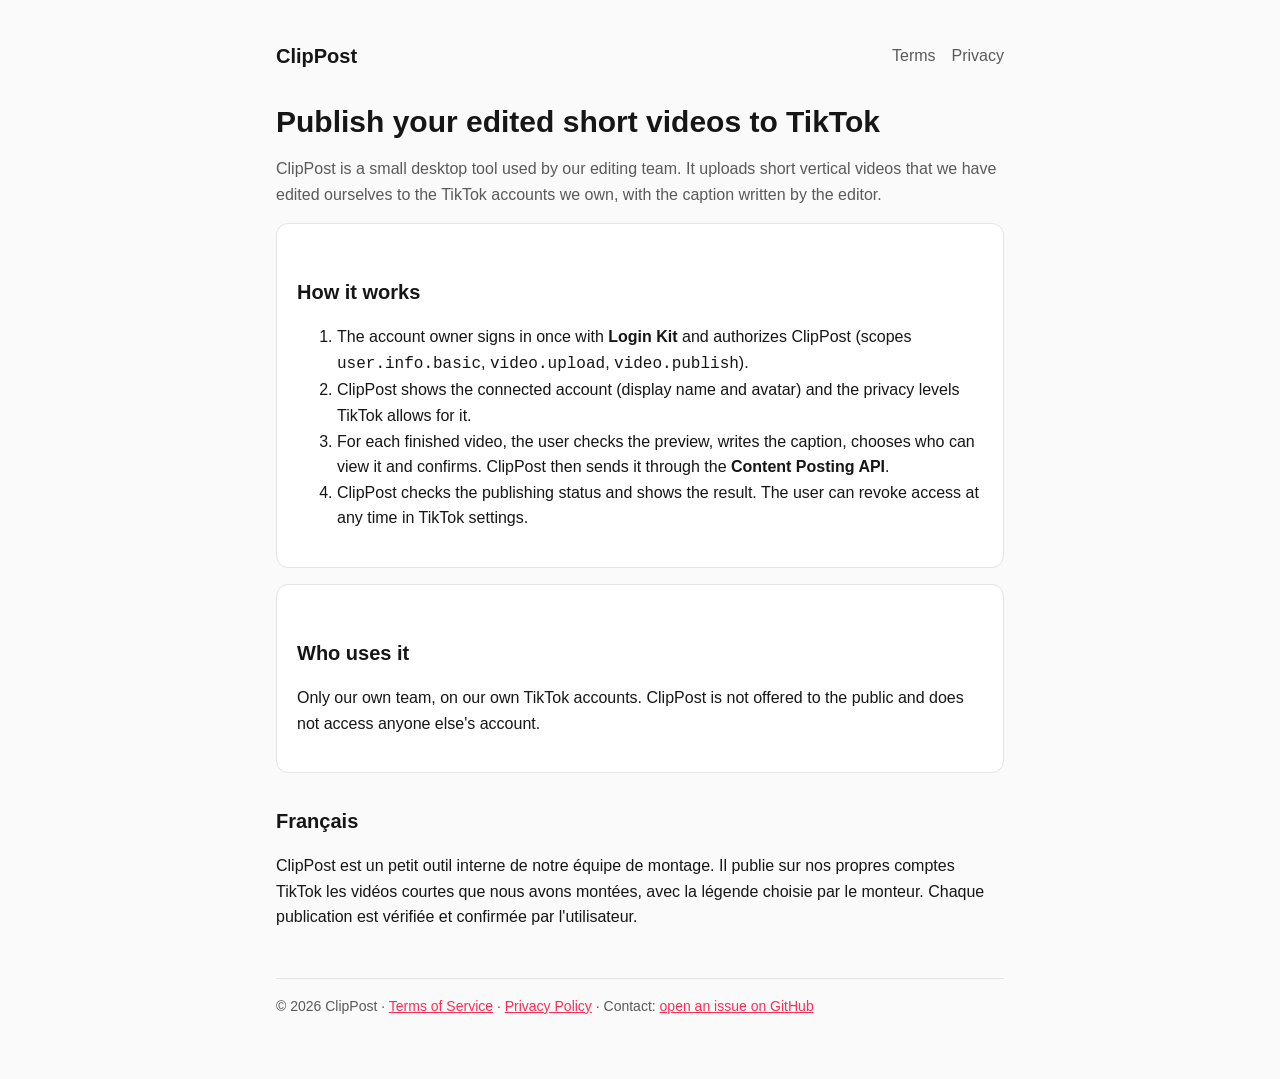
<file: docs/index.html>
<!doctype html>
<html lang="en">
<head>
<meta charset="utf-8"><meta name="viewport" content="width=device-width,initial-scale=1">
<title>ClipPost</title>
<meta name="description" content="ClipPost publishes short videos from our own editing workflow to our own TikTok accounts.">
<link rel="stylesheet" href="style.css">
</head>
<body><main>
<header><a class="brand" href="./">ClipPost</a><nav><a href="terms.html">Terms</a><a href="privacy.html">Privacy</a></nav></header>

<h1>Publish your edited short videos to TikTok</h1>
<p class="muted">ClipPost is a small desktop tool used by our editing team. It uploads short vertical videos that we have edited ourselves to the TikTok accounts we own, with the caption written by the editor.</p>

<div class="card">
<h2>How it works</h2>
<ol>
<li>The account owner signs in once with <strong>Login Kit</strong> and authorizes ClipPost (scopes <code>user.info.basic</code>, <code>video.upload</code>, <code>video.publish</code>).</li>
<li>ClipPost shows the connected account (display name and avatar) and the privacy levels TikTok allows for it.</li>
<li>For each finished video, the user checks the preview, writes the caption, chooses who can view it and confirms. ClipPost then sends it through the <strong>Content Posting API</strong>.</li>
<li>ClipPost checks the publishing status and shows the result. The user can revoke access at any time in TikTok settings.</li>
</ol>
</div>

<div class="card">
<h2>Who uses it</h2>
<p>Only our own team, on our own TikTok accounts. ClipPost is not offered to the public and does not access anyone else's account.</p>
</div>

<h2>Français</h2>
<p>ClipPost est un petit outil interne de notre équipe de montage. Il publie sur nos propres comptes TikTok les vidéos courtes que nous avons montées, avec la légende choisie par le monteur. Chaque publication est vérifiée et confirmée par l'utilisateur.</p>

<footer>© 2026 ClipPost · <a href="terms.html">Terms of Service</a> · <a href="privacy.html">Privacy Policy</a> · Contact: <a href="https://github.com/Ange42/clippost/issues">open an issue on GitHub</a></footer>
</main></body></html>
</file>
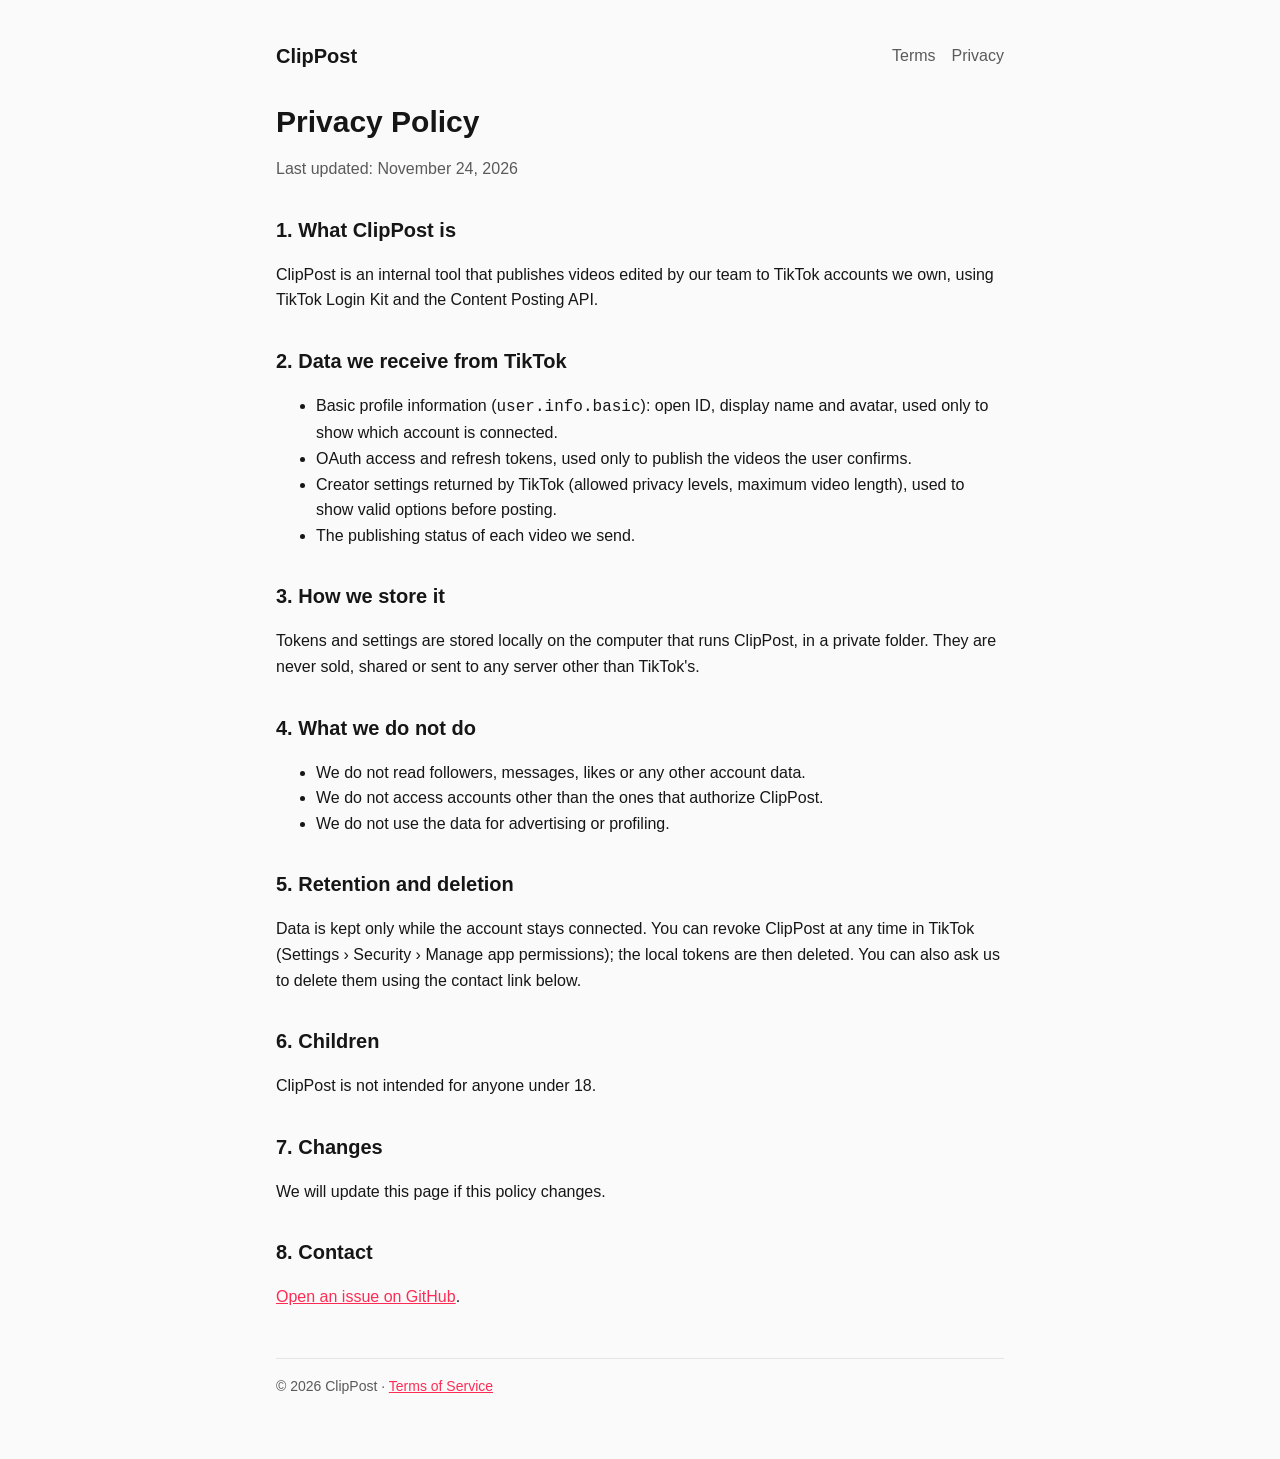
<file: docs/privacy.html>
<!doctype html>
<html lang="en">
<head>
<meta charset="utf-8"><meta name="viewport" content="width=device-width,initial-scale=1">
<title>ClipPost Privacy Policy</title>
<link rel="stylesheet" href="style.css">
</head>
<body><main>
<header><a class="brand" href="./">ClipPost</a><nav><a href="terms.html">Terms</a><a href="privacy.html">Privacy</a></nav></header>
<h1>Privacy Policy</h1>
<p class="muted">Last updated: November 24, 2026</p>

<h2>1. What ClipPost is</h2>
<p>ClipPost is an internal tool that publishes videos edited by our team to TikTok accounts we own, using TikTok Login Kit and the Content Posting API.</p>

<h2>2. Data we receive from TikTok</h2>
<ul>
<li>Basic profile information (<code>user.info.basic</code>): open ID, display name and avatar, used only to show which account is connected.</li>
<li>OAuth access and refresh tokens, used only to publish the videos the user confirms.</li>
<li>Creator settings returned by TikTok (allowed privacy levels, maximum video length), used to show valid options before posting.</li>
<li>The publishing status of each video we send.</li>
</ul>

<h2>3. How we store it</h2>
<p>Tokens and settings are stored locally on the computer that runs ClipPost, in a private folder. They are never sold, shared or sent to any server other than TikTok's.</p>

<h2>4. What we do not do</h2>
<ul>
<li>We do not read followers, messages, likes or any other account data.</li>
<li>We do not access accounts other than the ones that authorize ClipPost.</li>
<li>We do not use the data for advertising or profiling.</li>
</ul>

<h2>5. Retention and deletion</h2>
<p>Data is kept only while the account stays connected. You can revoke ClipPost at any time in TikTok (Settings › Security › Manage app permissions); the local tokens are then deleted. You can also ask us to delete them using the contact link below.</p>

<h2>6. Children</h2>
<p>ClipPost is not intended for anyone under 18.</p>

<h2>7. Changes</h2>
<p>We will update this page if this policy changes.</p>

<h2>8. Contact</h2>
<p><a href="https://github.com/Ange42/clippost/issues">Open an issue on GitHub</a>.</p>

<footer>© 2026 ClipPost · <a href="terms.html">Terms of Service</a></footer>
</main></body></html>
</file>
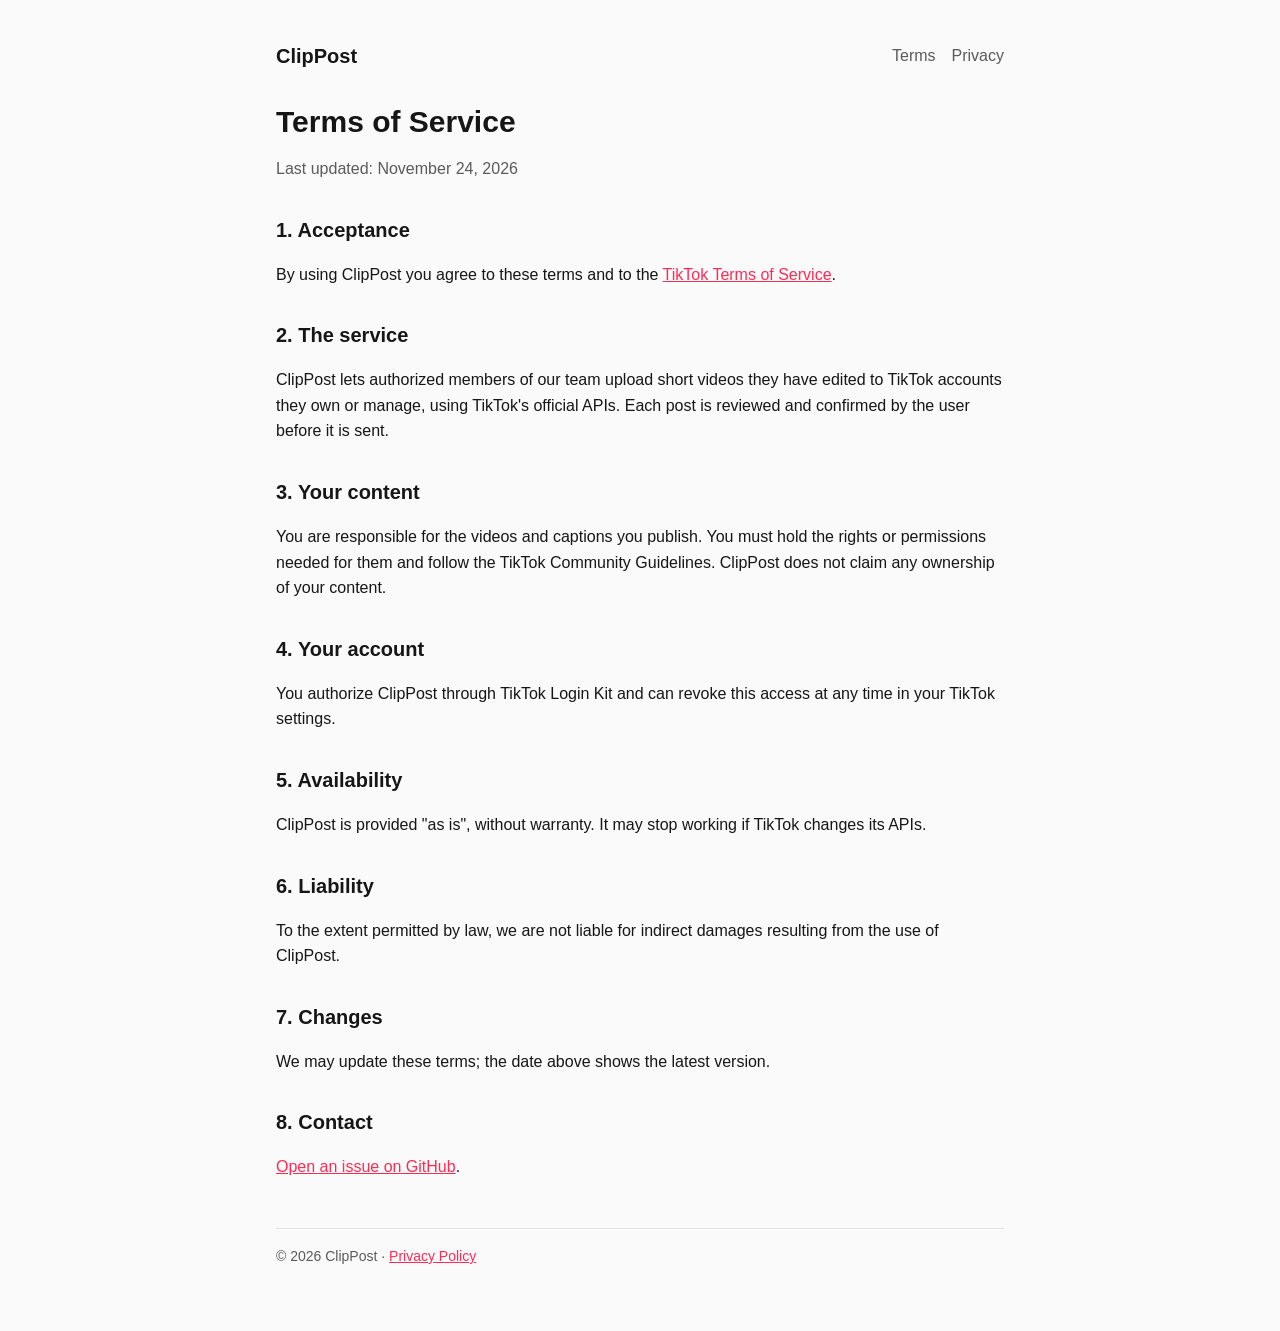
<file: docs/terms.html>
<!doctype html>
<html lang="en">
<head>
<meta charset="utf-8"><meta name="viewport" content="width=device-width,initial-scale=1">
<title>ClipPost Terms of Service</title>
<link rel="stylesheet" href="style.css">
</head>
<body><main>
<header><a class="brand" href="./">ClipPost</a><nav><a href="terms.html">Terms</a><a href="privacy.html">Privacy</a></nav></header>
<h1>Terms of Service</h1>
<p class="muted">Last updated: November 24, 2026</p>

<h2>1. Acceptance</h2>
<p>By using ClipPost you agree to these terms and to the <a href="https://www.tiktok.com/legal/terms-of-service">TikTok Terms of Service</a>.</p>

<h2>2. The service</h2>
<p>ClipPost lets authorized members of our team upload short videos they have edited to TikTok accounts they own or manage, using TikTok's official APIs. Each post is reviewed and confirmed by the user before it is sent.</p>

<h2>3. Your content</h2>
<p>You are responsible for the videos and captions you publish. You must hold the rights or permissions needed for them and follow the TikTok Community Guidelines. ClipPost does not claim any ownership of your content.</p>

<h2>4. Your account</h2>
<p>You authorize ClipPost through TikTok Login Kit and can revoke this access at any time in your TikTok settings.</p>

<h2>5. Availability</h2>
<p>ClipPost is provided "as is", without warranty. It may stop working if TikTok changes its APIs.</p>

<h2>6. Liability</h2>
<p>To the extent permitted by law, we are not liable for indirect damages resulting from the use of ClipPost.</p>

<h2>7. Changes</h2>
<p>We may update these terms; the date above shows the latest version.</p>

<h2>8. Contact</h2>
<p><a href="https://github.com/Ange42/clippost/issues">Open an issue on GitHub</a>.</p>

<footer>© 2026 ClipPost · <a href="privacy.html">Privacy Policy</a></footer>
</main></body></html>
</file>
<file: docs/style.css>
:root{--bg:#fafafa;--fg:#161616;--muted:#5a5a5a;--card:#fff;--line:#e4e4e4;--accent:#fe2c55}
@media (prefers-color-scheme:dark){:root{--bg:#121212;--fg:#ededed;--muted:#a8a8a8;--card:#1c1c1c;--line:#2e2e2e}}
*{box-sizing:border-box}
body{margin:0;background:var(--bg);color:var(--fg);font:16px/1.6 -apple-system,BlinkMacSystemFont,"Segoe UI",Roboto,sans-serif}
main{max-width:760px;margin:0 auto;padding:40px 16px 64px}
header{display:flex;gap:16px;flex-wrap:wrap;align-items:center;justify-content:space-between;margin-bottom:32px}
header a.brand{font-weight:700;font-size:20px;color:var(--fg);text-decoration:none}
nav a{color:var(--muted);text-decoration:none;margin-left:16px}
nav a:hover{color:var(--accent)}
h1{font-size:30px;line-height:1.2;margin:0 0 12px}
h2{font-size:20px;margin:32px 0 8px}
p,li{color:var(--fg)}
.muted{color:var(--muted)}
.card{background:var(--card);border:1px solid var(--line);border-radius:12px;padding:20px;margin:16px 0}
a{color:var(--accent)}
footer{margin-top:48px;padding-top:16px;border-top:1px solid var(--line);color:var(--muted);font-size:14px}
</file>
